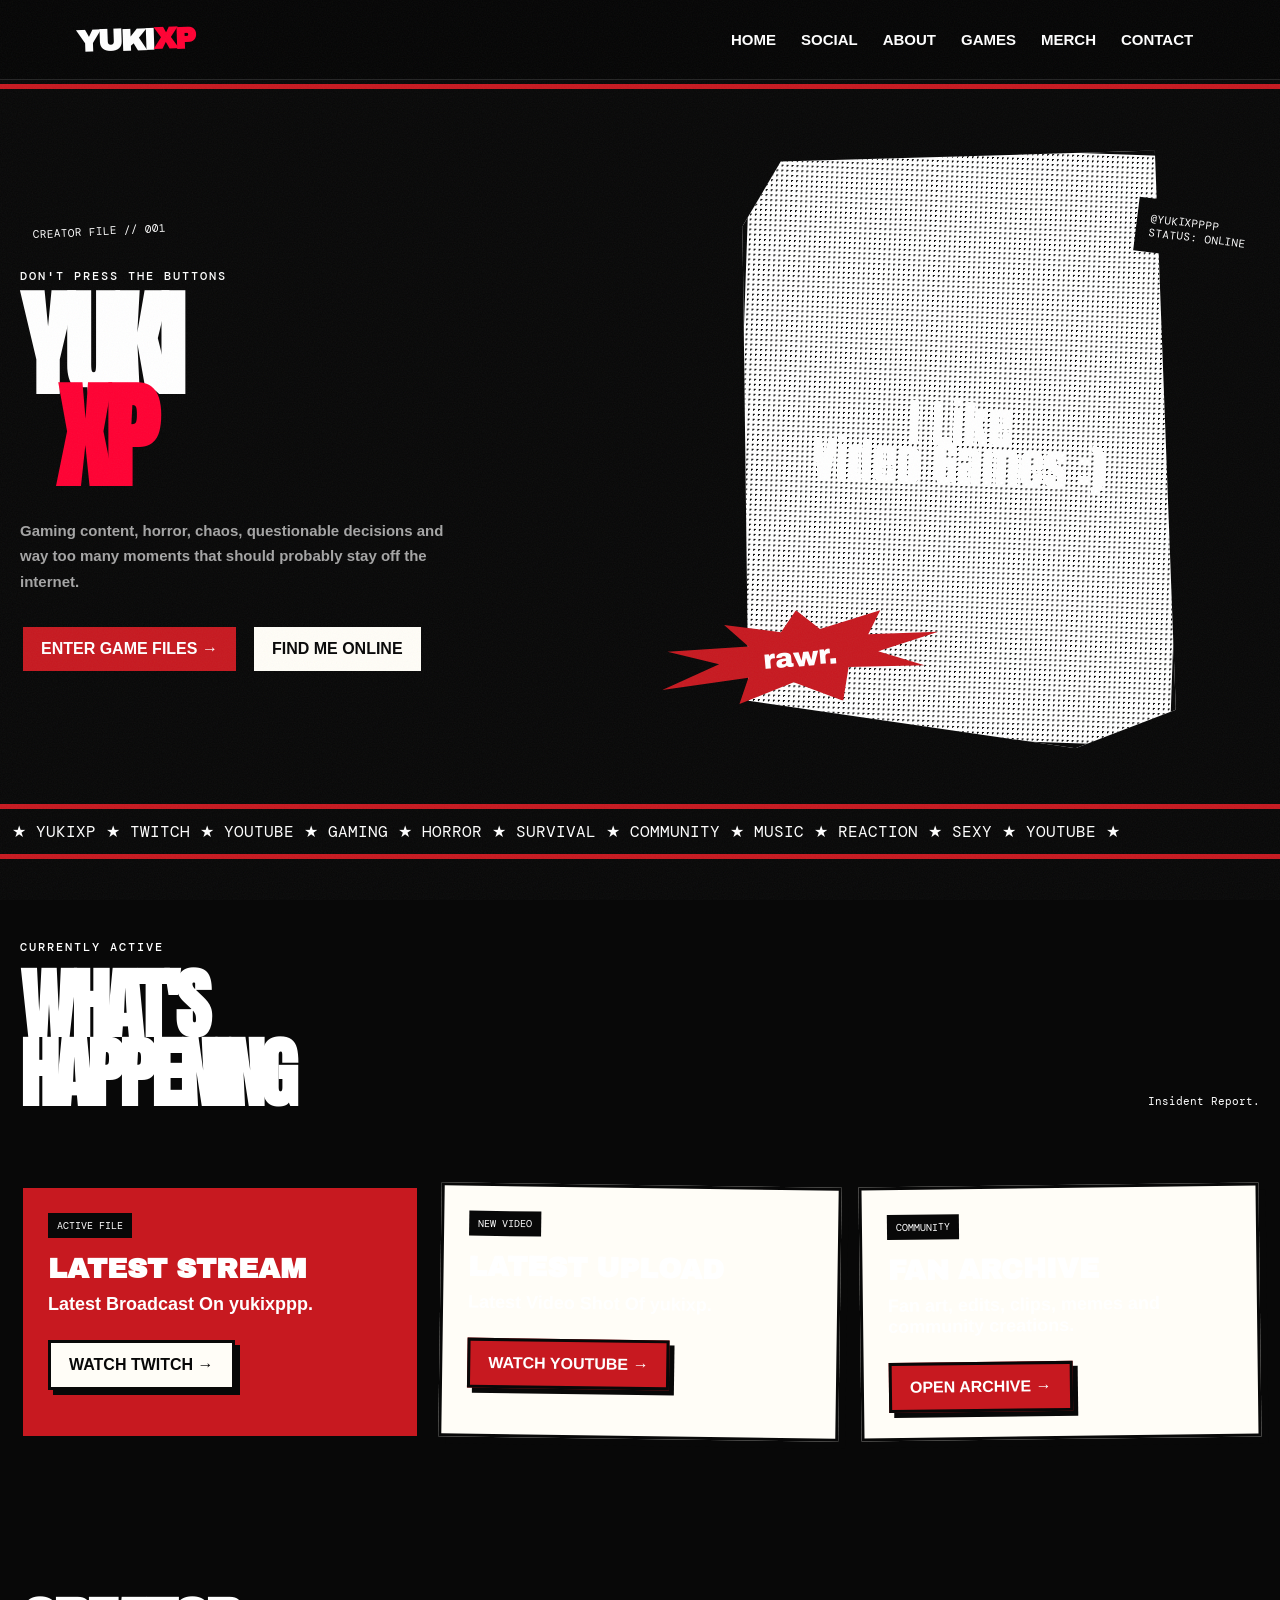
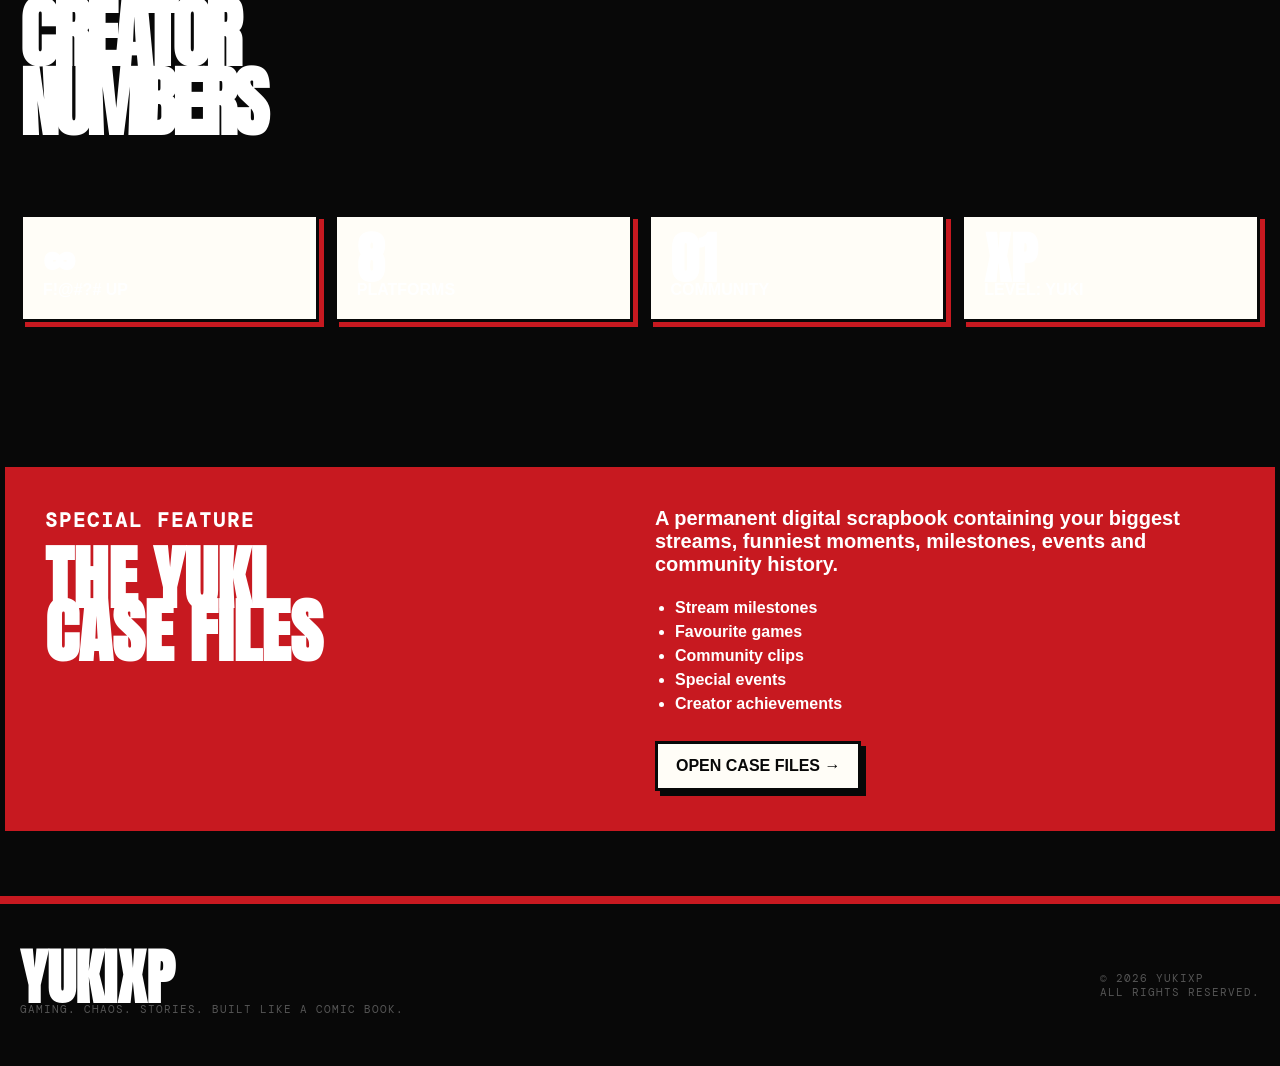
<file: Index.html>
<!DOCTYPE html>
<html lang="en">

<head>
    <meta charset="UTF-8">
    <meta name="viewport" content="width=device-width, initial-scale=1.0">

    <title>YUKIXP // Gaming Creator</title>

    <meta name="description"
        content="YUKIXP - gaming creator, streamer and community hub.">

    <link rel="stylesheet" href="style.css">

    <!-- Google Fonts -->
    <link
        href="https://fonts.googleapis.com/css2?family=Anton&family=Archivo+Black&family=Barlow+Condensed:wght@400;500;600;700;800;900&family=DM+Mono:wght@400;500&display=swap"
        rel="stylesheet">
</head>

<body>

    <!-- ================= HEADER ================= -->

    <header class="header">

        <nav class="navbar">

            <a href="index.html" class="logo">
                YUKI<span>XP</span>
            </a>

            <button class="menu-button">
                MENU ☰
            </button>

            <div class="nav-links">

                <a href="index.html">HOME</a>
                <a href="social.html">SOCIAL</a>
                <a href="about.html">ABOUT</a>
                <a href="games.html">GAMES</a>
               
                <a href="merch.html">MERCH</a>
                <a href="contact.html">CONTACT</a>

            </div>

        </nav>

    </header>


    <!-- ================= HERO ================= -->

    <main>

        <section class="hero">

            <div class="hero-text">

                <div class="stamp">
                    CREATOR FILE // 001
                </div>

                <p class="eyebrow">
                    DON'T PRESS THE BUTTONS
                </p>

                <h1>
                    YUKI
                    <span>XP</span>
                </h1>

                <p class="hero-description">
                    Gaming content, horror, chaos, questionable decisions
                    and way too many moments that should probably stay
                    off the internet.
                </p>

                <div class="button-row">

                    <a href="games.html" class="button">
                        ENTER GAME FILES →
                    </a>

                    <a href="social.html" class="button button-white">
                        FIND ME ONLINE
                    </a>

                </div>

            </div>


            <!-- COMIC STYLE IMAGE AREA -->
 <div class="hero-art">

                <div class="comic-frame">

                    <!-- Replace this with your own image later -->
                    <div class="image-placeholder">
                        <span>I Like </br>Video Games :)</span>
                    </div>

                </div>

                <div class="comic-burst">
                    rawr.<br>
                    
                </div>

                <div class="comic-label">
                    @YUKIXPPPP<br>
                    STATUS: ONLINE
                </div>

            </div>

        </section>


        <!-- ================= TICKER ================= -->

        <div class="ticker">

            <div class="ticker-track">

                ★ YUKIXP ★ TWITCH ★ YOUTUBE ★ GAMING ★
                HORROR ★ SURVIVAL ★ COMMUNITY ★
                MUSIC ★ REACTION ★ SEXY ★ YOUTUBE ★

            </div>

        </div>


        <!-- ================= FEATURED ================= -->

        <section class="section">

            <div class="section-heading">

                <div>
                    <p class="eyebrow">
                        CURRENTLY ACTIVE
                    </p>

                    <h2>
                        WHAT'S<br>
                        HAPPENING
                    </h2>
                </div>

                <p>
                    Insident Report.
                </p>

            </div>


            <div class="card-grid">

                <article class="card red-card">

                    <span class="card-tag">
                        ACTIVE FILE
                    </span>

                    <h3>
                        LATEST STREAM
                    </h3>

                    <p>
                        Latest Broadcast On yukixppp.
                    </p>

                    <a href="https://www.twitch.tv/yukixppp"
                       target="_blank"
                       class="button button-white">

                        WATCH TWITCH →

                    </a>

                </article>


                <article class="card">

                    <span class="card-tag">
                        NEW VIDEO
                    </span>

                    <h3>
                        LATEST UPLOAD
                    </h3>

                    <p>
                        Latest Video Shot Of yukixp.
                    </p>

                    <a href="https://www.youtube.com/channel/UCI0ijxJAKXqEPcFA7U3Kh6g"
                       target="_blank"
                       class="button">

                        WATCH YOUTUBE →

                    </a>

                </article>


                <article class="card">

                    <span class="card-tag">
                        COMMUNITY
                    </span>

                    <h3>
                        FAN ARCHIVE
                    </h3>

                    <p>
                        Fan art, edits, clips, memes and
                        community creations.
                    </p>

                    <a href="fans.html"
                       class="button">

                        OPEN ARCHIVE →

                    </a>

                </article>

            </div>

        </section>


        <!-- ================= STATS ================= -->

        <section class="section">

            <div class="section-heading">

                <h2>
                    CREATOR<br>
                    NUMBERS
                </h2>

            </div>

            <div class="stats">

                <div class="stat">
                    <strong>∞</strong>
                    <span>F!@#?# UP</span>
                </div>

                <div class="stat">
                    <strong>8</strong>
                    <span>PLATFORMS</span>
                </div>

                <div class="stat">
                    <strong>01</strong>
                    <span>COMMUNITY</span>
                </div>

                <div class="stat">
                    <strong>XP</strong>
                    <span>LEVEL: YUKI</span>
                </div>

            </div>

        </section>


        <!-- ================= CASE FILE ================= -->

        <section class="case-file">

            <div>

                <p class="eyebrow">
                    SPECIAL FEATURE
                </p>

                <h2>
                    THE YUKI<br>
                    CASE FILES
                </h2>

            </div>

            <div>

                <p>
                    A permanent digital scrapbook containing
                    your biggest streams, funniest moments,
                    milestones, events and community history.
                </p>

                <ul>
                    <li>Stream milestones</li>
                    <li>Favourite games</li>
                    <li>Community clips</li>
                    <li>Special events</li>
                    <li>Creator achievements</li>
                </ul>

                <a href="about.html"
                   class="button button-white">

                    OPEN CASE FILES →

                </a>

            </div>

        </section>

    </main>


    <!-- ================= FOOTER ================= -->

    <footer class="footer">

        <div>

            <h2>
                YUKIXP
            </h2>

            <p>
                GAMING. CHAOS. STORIES.
                BUILT LIKE A COMIC BOOK.
            </p>

        </div>

        <div>

            <p>
                © 2026 YUKIXP
            </p>

            <p>
                ALL RIGHTS RESERVED.
            </p>

        </div>

    </footer>


    <script src="script.js"></script>

</body>
</html>
</file>
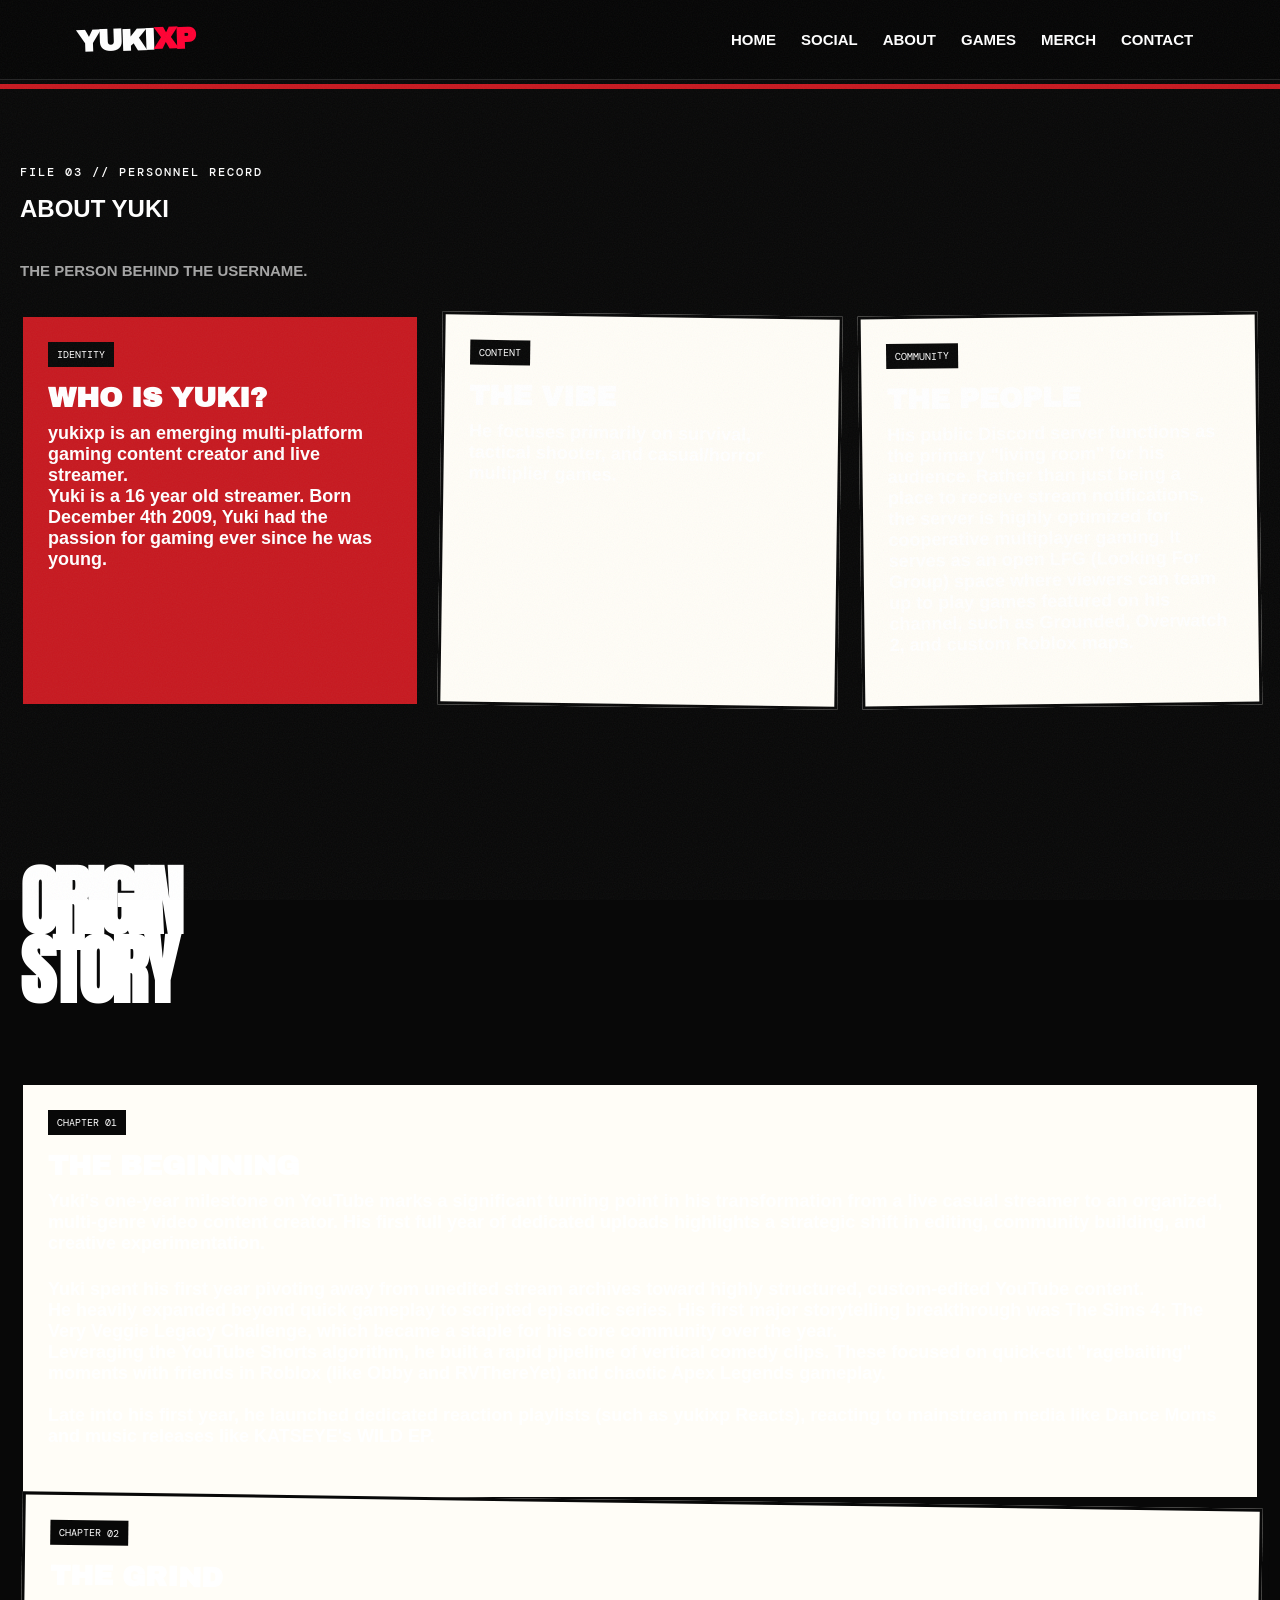
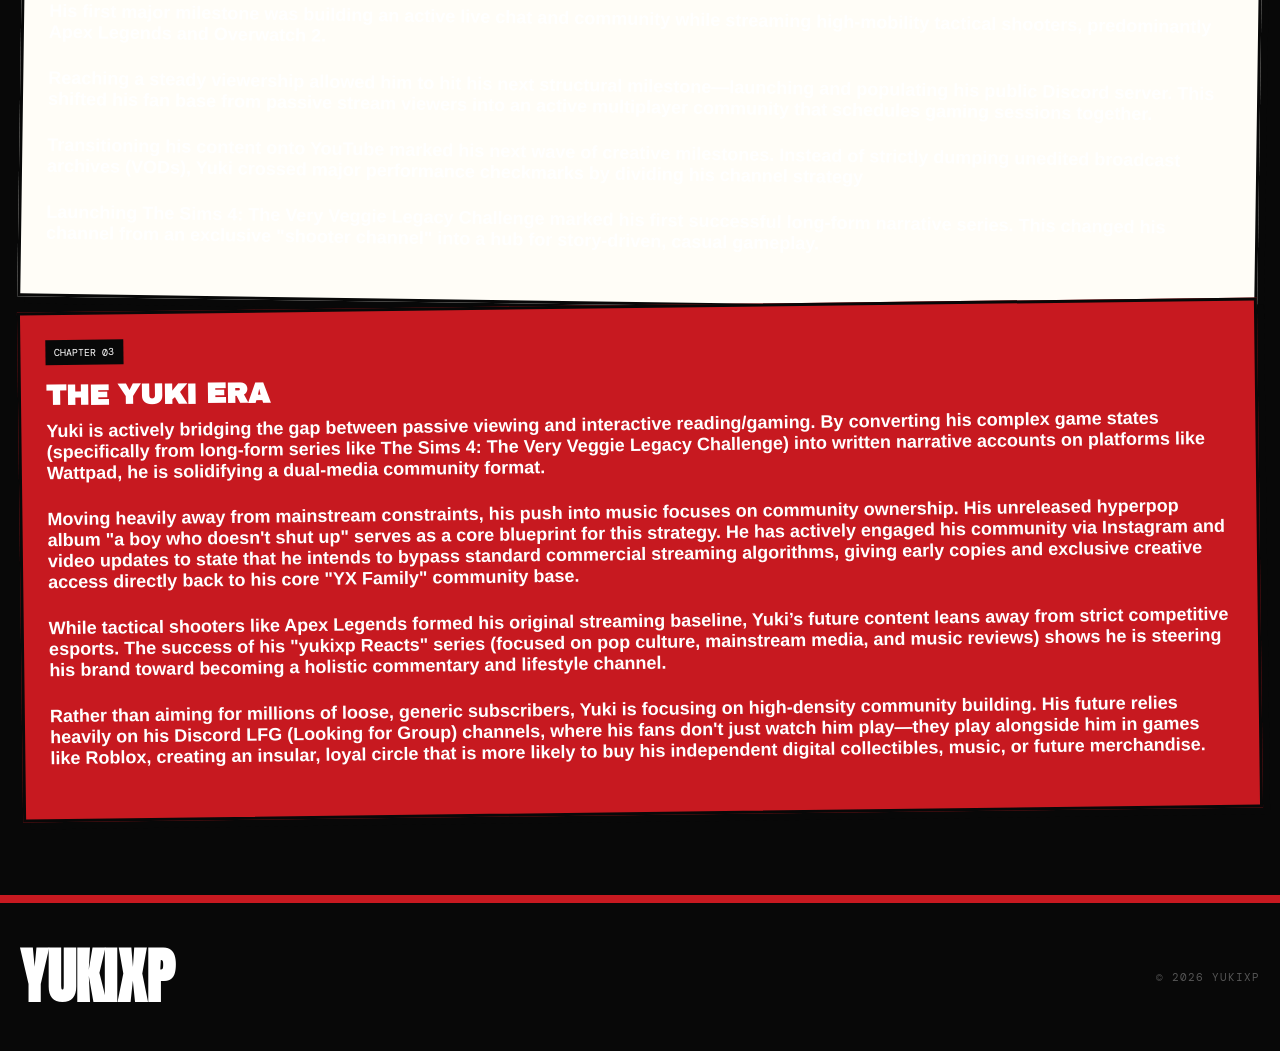
<file: about.html>
<!DOCTYPE html>
<html lang="en">

<head>

<meta charset="UTF-8">

<meta
name="viewport"
content="width=device-width, initial-scale=1.0">

<title>About // YUKIXP</title>

<link rel="stylesheet" href="style.css">

<link
href="https://fonts.googleapis.com/css2?family=Anton&family=Archivo+Black&family=Barlow+Condensed:wght@400;500;600;700;800;900&family=DM+Mono:wght@400;500&display=swap"
rel="stylesheet">

</head>

<body>


<header class="header">

<nav class="navbar">

<a href="index.html" class="logo">
YUKI<span>XP</span>
</a>

<button class="menu-button">
MENU ☰
</button>

<div class="nav-links">

<a href="index.html">HOME</a>
<a href="social.html">SOCIAL</a>
<a href="about.html">ABOUT</a>
<a href="games.html">GAMES</a>

<a href="merch.html">MERCH</a>
<a href="contact.html">CONTACT</a>

</div>

</nav>

</header>


<main>

<section class="section">

<p class="eyebrow">
FILE 03 // PERSONNEL RECORD
</p>

<h1 class="hero-title">
ABOUT
<span>YUKI</span>
</h1>

<p class="hero-description">
THE PERSON BEHIND THE USERNAME.
</p>


<div class="card-grid">


<div class="card red-card">

<span class="card-tag">
IDENTITY
</span>

<h3>
WHO IS YUKI?
</h3>

<p>
yukixp is an emerging multi-platform gaming content creator and live streamer.
</br>Yuki is a 16 year old streamer. Born December 4th 2009, Yuki had the passion for gaming ever since he was young.</br>
</p>

</div>


<div class="card">

<span class="card-tag">
CONTENT
</span>

<h3>
THE VIBE
</h3>

<p>
He focuses primarily on survival, tactical shooter, and casual/horror multiplier games.
</p>

</div>


<div class="card">

<span class="card-tag">
COMMUNITY
</span>

<h3>
THE PEOPLE
</h3>

<p>
His public Discord server functions as the primary "living room" for his audience. Rather than just being a place to receive stream notifications, the server is highly optimized for cooperative multiplayer gaming. It serves as an open LFG (Looking For Group) space where viewers can team up to play games featured on his channel, such as Grounded, Overwatch 2, and custom Roblox maps.
</p>

</div>


</div>

</section>


<section class="section">

<div class="section-heading">

<h2>
ORIGIN<br>
STORY
</h2>

</div>


<div class="timeline">


<div class="card">

<span class="card-tag">
CHAPTER 01
</span>

<h3>
THE BEGINNING
</h3>

<p>
Yuki's one-year milestone on YouTube marks a significant turning point in his transformation from a live casual streamer to an organized, multi-genre video content creator. His first full year of dedicated uploads highlights a strategic shift in editing, community building, and creative experimentation.
</p>
<p>Yuki spent his first year pivoting away from unedited stream archives toward highly structured, custom-edited YouTube content.
</br> He heavily expanded beyond quick gameplay to scripted episodic series. His first major storytelling breakthrough was The Sims 4: The Very Veggie Legacy Challenge, which became a staple for his core community over the year.
</br> Leveraging the YouTube Shorts algorithm, he built a rapid pipeline of vertical comedy clips. These focused on quick-cut "ragebaiting" moments with friends in Roblox (like Obby and RVThereYet) and chaotic Apex Legends gameplay.</br>
</br>Late into his first year, he launched dedicated reaction playlists (such as yukixp Reacts), reacting to mainstream media like Dance Moms and music releases like KATSEYE's WILD EP.
</br>
</p>

</div>


<div class="card">

<span class="card-tag">
CHAPTER 02
</span>

<h3>
THE GRIND
</h3>

<p>
His first major milestone was building an active live chat and community while streaming high-mobility tactical shooters, predominantly Apex Legends and Overwatch 2.
</p>
<p>Reaching a steady viewership allowed him to hit his next structural milestone—launching and populating his public Discord server. This shifted his fan base from passive stream viewers into an active multiplayer community that schedules gaming sessions together.</p>
<p>Transitioning his content onto YouTube marked his next wave of creative milestones. Instead of strictly dumping unedited broadcast archives (VODs), Yuki crossed major performance checkmarks by dividing his channel strategy</p>
<p>Launching The Sims 4: The Very Veggie Legacy Challenge marked his first successful long-form narrative series. This changed his channel from an exclusive "shooter channel" into a hub for story-driven, casual gameplay.</p>
</div>


<div class="card red-card">

<span class="card-tag">
CHAPTER 03
</span>

<h3>
THE YUKI ERA
</h3>

<p>
Yuki is actively bridging the gap between passive viewing and interactive reading/gaming. By converting his complex game states (specifically from long-form series like The Sims 4: The Very Veggie Legacy Challenge) into written narrative accounts on platforms like Wattpad, he is solidifying a dual-media community format.
</p>
<p> Moving heavily away from mainstream constraints, his push into music focuses on community ownership. His unreleased hyperpop album "a boy who doesn't shut up" serves as a core blueprint for this strategy. He has actively engaged his community via Instagram and video updates to state that he intends to bypass standard commercial streaming algorithms, giving early copies and exclusive creative access directly back to his core "YX Family" community base.</p>
<p> While tactical shooters like Apex Legends formed his original streaming baseline, Yuki’s future content leans away from strict competitive esports. The success of his "yukixp Reacts" series (focused on pop culture, mainstream media, and music reviews) shows he is steering his brand toward becoming a holistic commentary and lifestyle channel.</p>
<p>Rather than aiming for millions of loose, generic subscribers, Yuki is focusing on high-density community building. His future relies heavily on his Discord LFG (Looking for Group) channels, where his fans don't just watch him play—they play alongside him in games like Roblox, creating an insular, loyal circle that is more likely to buy his independent digital collectibles, music, or future merchandise.</p>

</div>


</div>

</section>

</main>


<footer class="footer">

<h2>YUKIXP</h2>

<p>
© 2026 YUKIXP
</p>

</footer>


<script src="script.js"></script>

</body>
</html>
</file>
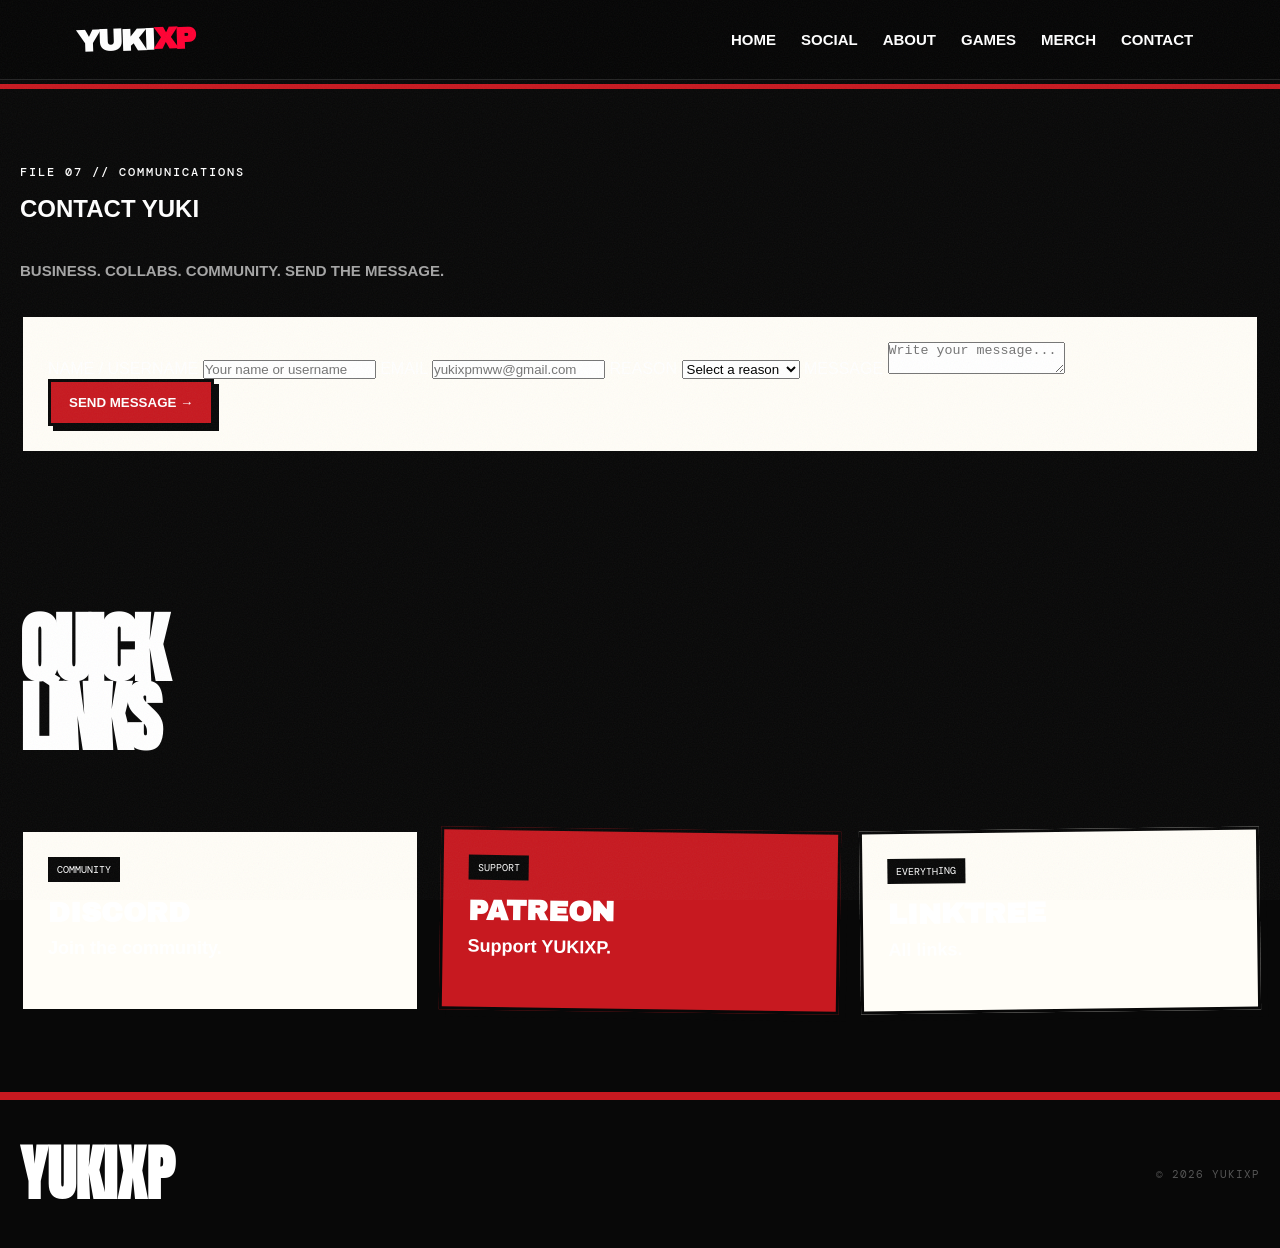
<file: contact.html>
<!DOCTYPE html>
<html lang="en">

<head>

<meta charset="UTF-8">

<meta
name="viewport"
content="width=device-width, initial-scale=1.0">

<title>Contact // YUKIXP</title>

<link rel="stylesheet" href="style.css">

<link
href="https://fonts.googleapis.com/css2?family=Anton&family=Archivo+Black&family=Barlow+Condensed:wght@400;500;600;700;800;900&family=DM+Mono:wght@400;500&display=swap"
rel="stylesheet">

</head>


<body>


<header class="header">

<nav class="navbar">

<a href="index.html" class="logo">
YUKI<span>XP</span>
</a>

<button class="menu-button">
MENU ☰
</button>

<div class="nav-links">

<a href="index.html">HOME</a>
<a href="social.html">SOCIAL</a>
<a href="about.html">ABOUT</a>
<a href="games.html">GAMES</a>
<a href="merch.html">MERCH</a>

<a href="contact.html">CONTACT</a>

</div>

</nav>

</header>


<main>

<section class="section">

<p class="eyebrow">
FILE 07 // COMMUNICATIONS
</p>

<h1 class="hero-title">
CONTACT
<span>YUKI</span>
</h1>

<p class="hero-description">
BUSINESS. COLLABS. COMMUNITY.
SEND THE MESSAGE.
</p>


<form
    class="card"
    action="https://formspree.io/f/xzezdgwl"
    method="POST">

    <label>NAME / USERNAME</label>

    <input
        type="text"
        name="name"
        placeholder="Your name or username"
        required>


    <label>EMAIL</label>

    <input
        type="email"
        name="email"
        placeholder="yukixpmww@gmail.com"
        required>


    <label>REASON</label>

    <select name="reason" required>

        <option value="">
            Select a reason
        </option>

        <option value="Business">
            Business
        </option>

        <option value="Collaboration">
            Collaboration
        </option>

        <option value="Fan Submission">
            Fan Submission
        </option>

        <option value="Other">
            Other
        </option>

    </select>


    <label>MESSAGE</label>

    <textarea
        name="message"
        placeholder="Write your message..."
        required></textarea>


    <button
        class="button"
        type="submit">

        SEND MESSAGE →

    </button>

</form>


</section>


<section class="section">

<div class="section-heading">

<h2>
QUICK<br>
LINKS
</h2>

</div>


<div class="card-grid">


<a
href="https://discord.gg/NE9a6Fnpqs"
target="_blank"
class="card">

<span class="card-tag">
COMMUNITY
</span>

<h3>
DISCORD
</h3>

<p>
Join the community.
</p>

</a>


<a
href="https://www.patreon.com/cw/yukixp"
target="_blank"
class="card red-card">

<span class="card-tag">
SUPPORT
</span>

<h3>
PATREON
</h3>

<p>
Support YUKIXP.
</p>

</a>


<a
href="https://linktr.ee/yukixp"
target="_blank"
class="card">

<span class="card-tag">
EVERYTHING
</span>

<h3>
LINKTREE
</h3>

<p>
All links.
</p>

</a>


</div>

</section>

</main>


<footer class="footer">

<h2>YUKIXP</h2>

<p>
© 2026 YUKIXP
</p>

</footer>


<script src="script.js"></script>

</body>
</html>
</file>
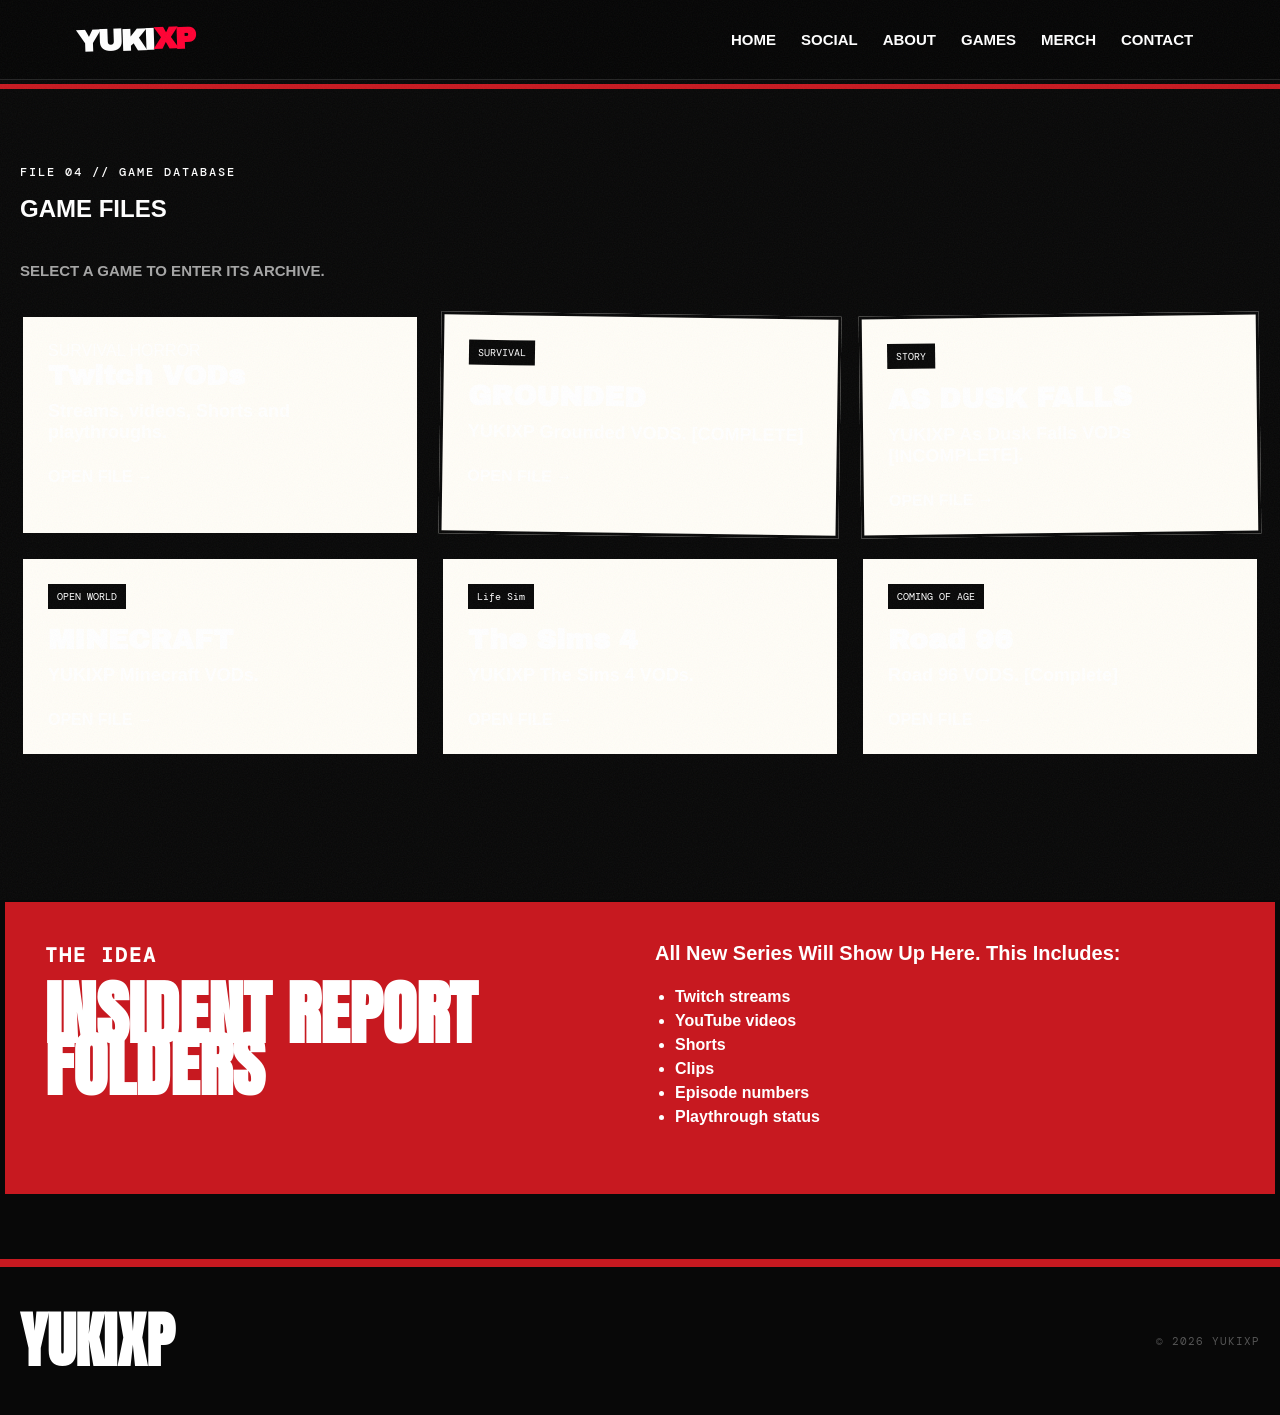
<file: games.html>
<!DOCTYPE html>
<html lang="en">

<head>

<meta charset="UTF-8">

<meta
name="viewport"
content="width=device-width, initial-scale=1.0">

<title>Games // YUKIXP</title>

<link rel="stylesheet" href="style.css">

<link
href="https://fonts.googleapis.com/css2?family=Anton&family=Archivo+Black&family=Barlow+Condensed:wght@400;500;600;700;800;900&family=DM+Mono:wght@400;500&display=swap"
rel="stylesheet">

</head>

<body>


<header class="header">

<nav class="navbar">

<a href="index.html" class="logo">
YUKI<span>XP</span>
</a>

<button class="menu-button">
MENU ☰
</button>

<div class="nav-links">

<a href="index.html">HOME</a>
<a href="social.html">SOCIAL</a>
<a href="about.html">ABOUT</a>
<a href="games.html">GAMES</a>

<a href="merch.html">MERCH</a>
<a href="contact.html">CONTACT</a>

</div>

</nav>

</header>


<main>

<section class="section">

<p class="eyebrow">
FILE 04 // GAME DATABASE
</p>

<h1 class="hero-title">
GAME
<span>FILES</span>
</h1>

<p class="hero-description">
SELECT A GAME TO ENTER ITS ARCHIVE.
</p>


<div class="card-grid">


<a href="https://youtube.com/playlist?list=PLBmuEms_-c4aNubOkKM77ysOUaUBXcTBj&si=SHjW2laIZN6p0OL1" target="_blank" class="card" rel="noopener noreferrer">
SURVIVAL HORROR
</span>

<h3>
Twitch VODs
</h3>

<p>
Streams, videos, Shorts and
playthroughs.
</p>

<strong>
OPEN FILE →
</strong>

</a>


<a href="https://youtube.com/playlist?list=PLBmuEms_-c4YCE223B85E6-6AdQ_pH5wc&si=0QfBDnx_WJC8s_P5" target="_blank" class="card" rel="noopener noreferrer">

<span class="card-tag">
SURVIVAL
</span>

<h3>
GROUNDED
</h3>

<p>
YUKIXP Grounded VODS. [COMPLETE]
</p>

<strong>
OPEN FILE →
</strong>

</a>


<a href="https://youtube.com/playlist?list=PLBmuEms_-c4bp9B_gBlx0LZsPo64iTtUh&si=P9rQPwbudZZfSDdz" target="_blank" class="card" rel="noopener noreferrer">

<span class="card-tag">
STORY
</span>

<h3>
AS DUSK FALLS
</h3>

<p>
YUKIXP As Dusk Falls VODs [INCOMPLETE].
</p>

<strong>
OPEN FILE →
</strong>

</a>


<a href="https://youtube.com/playlist?list=PLBmuEms_-c4bays8sgoBuv6tr6CIyZehV&si=d1ihFwpayHsfaRP6" target="_blank" class="card" rel="noopener noreferrer">
<span class="card-tag">
OPEN WORLD
</span>

<h3>
MINECRAFT
</h3>

<p>
YUKIXP Minecraft VODs.
</p>

<strong>
OPEN FILE →
</strong>

</a>


<a href="https://youtube.com/playlist?list=PLBmuEms_-c4a2KiY8kfXKonkFXmkxiLdc&si=3RFgDLWLkeKFjof8" target="_blank" class="card" rel="noopener noreferrer">

<span class="card-tag">
Life Sim
</span>

<h3>
The Sims 4
</h3>

<p>
YUKIXP The Sims 4 VODs.
</p>

<strong>
OPEN FILE →
</strong>

</a>


<a href="https://youtube.com/playlist?list=PLBmuEms_-c4Z0aluZW-Kql3lfQI_AH2S5&si=tPM5pT59CzGCcNQU" target="_blank" class="card" rel="noopener noreferrer">

<span class="card-tag">
COMING OF AGE
</span>

<h3>
Road 96
</h3>

<p>
Road 96 VODS. [Complete]
</p>

<strong>
OPEN FILE →
</strong>

</a>


</div>

</section>


<section class="case-file">

<div>

<p class="eyebrow">
THE IDEA
</p>

<h2>
INSIDENT REPORT<br>
FOLDERS
</h2>

</div>

<div>

<p>
All New Series Will Show Up Here. This Includes:
</p>

<ul>

<li>Twitch streams</li>
<li>YouTube videos</li>
<li>Shorts</li>
<li>Clips</li>
<li>Episode numbers</li>
<li>Playthrough status</li>

</ul>

</div>

</section>

</main>


<footer class="footer">

<h2>YUKIXP</h2>

<p>
© 2026 YUKIXP
</p>

</footer>


<script src="script.js"></script>

</body>
</html>
</file>
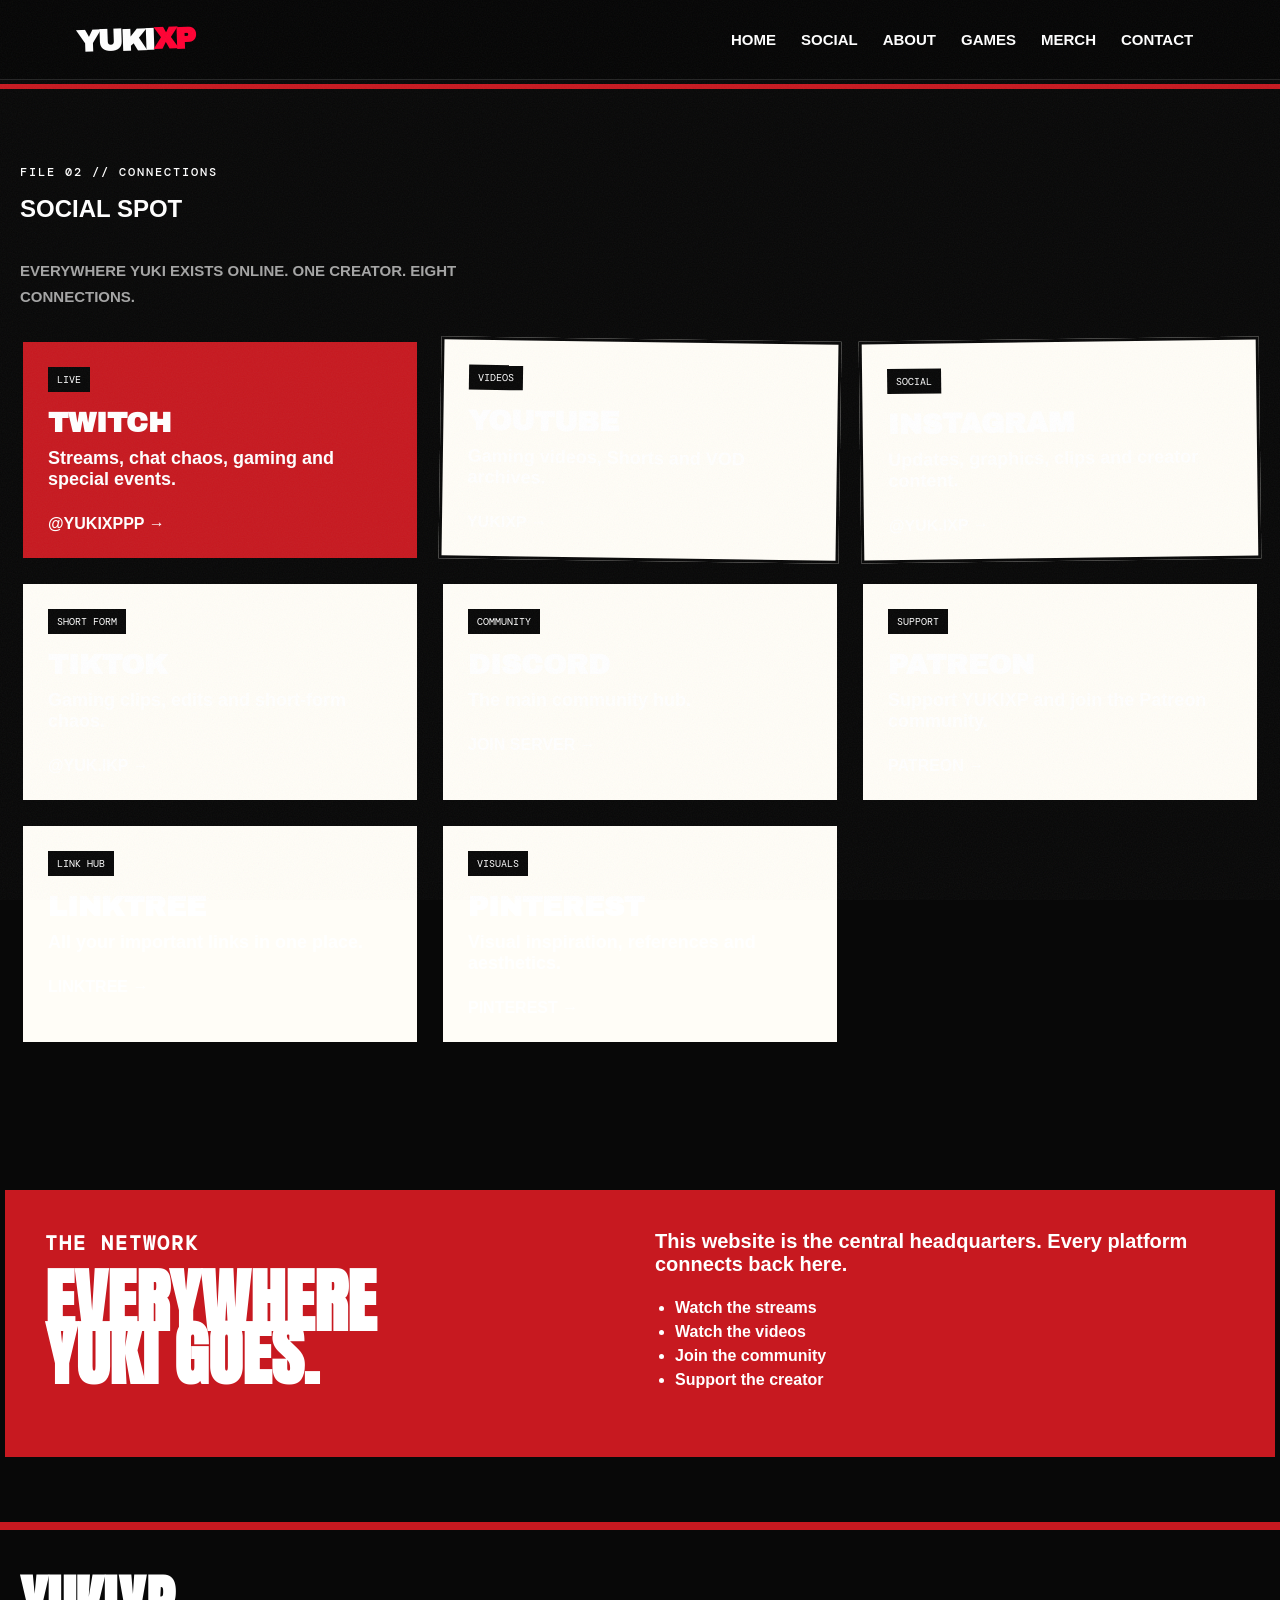
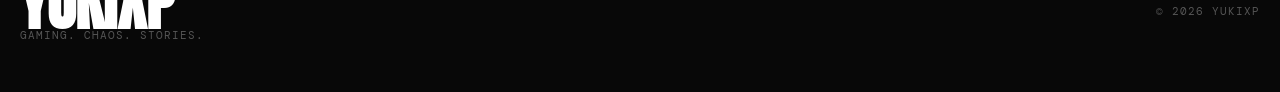
<file: social.html>
<!DOCTYPE html>
<html lang="en">

<head>

    <meta charset="UTF-8">

    <meta
        name="viewport"
        content="width=device-width, initial-scale=1.0">

    <title>Social // YUKIXP</title>

    <link rel="stylesheet" href="style.css">

    <link
        href="https://fonts.googleapis.com/css2?family=Anton&family=Archivo+Black&family=Barlow+Condensed:wght@400;500;600;700;800;900&family=DM+Mono:wght@400;500&display=swap"
        rel="stylesheet">

</head>


<body>


<header class="header">

<nav class="navbar">

<a href="index.html" class="logo">
YUKI<span>XP</span>
</a>

<button class="menu-button">
MENU ☰
</button>

<div class="nav-links">

<a href="index.html">HOME</a>
<a href="social.html">SOCIAL</a>
<a href="about.html">ABOUT</a>
<a href="games.html">GAMES</a>
<a href="merch.html">MERCH</a>

<a href="contact.html">CONTACT</a>

</div>

</nav>

</header>


<main>


<section class="section">

<p class="eyebrow">
FILE 02 // CONNECTIONS
</p>

<h1 class="hero-title">
SOCIAL
<span>SPOT</span>
</h1>

<p class="hero-description">
EVERYWHERE YUKI EXISTS ONLINE.
ONE CREATOR. EIGHT CONNECTIONS.
</p>


<div class="card-grid">


<a
href="https://www.twitch.tv/yukixppp"
target="_blank"
class="card red-card">

<span class="card-tag">
LIVE
</span>

<h3>
TWITCH
</h3>

<p>
Streams, chat chaos, gaming and special events.
</p>

<strong>
@YUKIXPPP →
</strong>

</a>


<a
href="https://www.youtube.com/channel/UCI0ijxJAKXqEPcFA7U3Kh6g"
target="_blank"
class="card">

<span class="card-tag">
VIDEOS
</span>

<h3>
YOUTUBE
</h3>

<p>
Gaming videos, Shorts and VOD archives.
</p>

<strong>
YUKIXP →
</strong>

</a>


<a
href="https://www.instagram.com/yuk.ixp"
target="_blank"
class="card">

<span class="card-tag">
SOCIAL
</span>

<h3>
INSTAGRAM
</h3>

<p>
Updates, graphics, clips and creator content.
</p>

<strong>
@YUK.IXP →
</strong>

</a>


<a
href="https://www.tiktok.com/@yuk.ikp"
target="_blank"
class="card">

<span class="card-tag">
SHORT FORM
</span>

<h3>
TIKTOK
</h3>

<p>
Gaming clips, edits and short-form chaos.
</p>

<strong>
@YUK.IKP →
</strong>

</a>


<a
href="https://discord.gg/NE9a6Fnpqs"
target="_blank"
class="card">

<span class="card-tag">
COMMUNITY
</span>

<h3>
DISCORD
</h3>

<p>
The main community hub.
</p>

<strong>
JOIN SERVER →
</strong>

</a>


<a
href="https://www.patreon.com/cw/yukixp"
target="_blank"
class="card">

<span class="card-tag">
SUPPORT
</span>

<h3>
PATREON
</h3>

<p>
Support YUKIXP and join the Patreon community.
</p>

<strong>
PATREON →
</strong>

</a>


<a
href="https://linktr.ee/yukixp"
target="_blank"
class="card">

<span class="card-tag">
LINK HUB
</span>

<h3>
LINKTREE
</h3>

<p>
All your important links in one place.
</p>

<strong>
LINKTREE →
</strong>

</a>


<a
href="https://pin.it/CcHMFAJOD"
target="_blank"
class="card">

<span class="card-tag">
VISUALS
</span>

<h3>
PINTEREST
</h3>

<p>
Visual inspiration, references and aesthetics.
</p>

<strong>
PINTEREST →
</strong>

</a>


</div>

</section>


<section class="case-file">

<div>

<p class="eyebrow">
THE NETWORK
</p>

<h2>
EVERYWHERE<br>
YUKI GOES.
</h2>

</div>

<div>

<p>
This website is the central headquarters.
Every platform connects back here.
</p>

<ul>

<li>Watch the streams</li>
<li>Watch the videos</li>
<li>Join the community</li>
<li>Support the creator</li>

</ul>

</div>

</section>


</main>


<footer class="footer">

<div>

<h2>YUKIXP</h2>

<p>
GAMING. CHAOS. STORIES.
</p>

</div>

<div>

<p>
© 2026 YUKIXP
</p>

</div>

</footer>


<script src="script.js"></script>

</body>
</html>
</file>
<file: style.css>
/* =====================================================
   YUKIXP WEBSITE
   BLACK / WHITE / RED COMIC STREET STYLE
===================================================== */


/* ================= VARIABLES ================= */

:root {

    --black: #080808;
    --red: #c71920;
    --dark-red: #8d1015;

    --paper: #eeeae0;
    --white: #fffdf7;

    --grey: #bcb8ad;

    --max-width: 1300px;

}


/* ================= RESET ================= */

* {
    box-sizing: border-box;
    margin: 0;
    padding: 0;
}

html {
    scroll-behavior: smooth;
}

body {

    background:
        radial-gradient(
            #111 0.7px,
            transparent 0.7px
        ) 0 0 / 6px 6px,
        var(--paper);

    color: var(--black);

    font-family:
        "Barlow Condensed",
        Arial,
        sans-serif;

    overflow-x: hidden;
}


/* Paper noise */

body::before {

    content: "";

    position: fixed;

    inset: 0;

    pointer-events: none;

    opacity: 0.05;

    background-image:
        url("data:image/svg+xml,%3Csvg xmlns='http://www.w3.org/2000/svg' width='160' height='160'%3E%3Cfilter id='noise'%3E%3CfeTurbulence type='fractalNoise' baseFrequency='.8' numOctaves='4' stitchTiles='stitch'/%3E%3C/filter%3E%3Crect width='100%25' height='100%25' filter='url(%23noise)'/%3E%3C/svg%3E");

    z-index: 9999;

}


/* ================= LINKS ================= */

a {

    color: inherit;

    text-decoration: none;

}


/* ================= HEADER ================= */

.header {

    position: sticky;

    top: 0;

    z-index: 1000;

    background: var(--paper);

    border-bottom: 4px solid var(--black);

    box-shadow:
        0 5px 0 var(--red);

}


.navbar {

    max-width: var(--max-width);

    margin: auto;

    padding: 14px 20px;

    display: flex;

    align-items: center;

    justify-content: space-between;

    gap: 20px;

}


/* Logo */

.logo {

    font-family: "Archivo Black";

    font-size: 32px;

    letter-spacing: -3px;

    transform: rotate(-2deg);

}

.logo span {

    color: var(--red);

}


/* Navigation */

.nav-links {

    display: flex;

    gap: 5px;

    flex-wrap: wrap;

}

.nav-links a {

    padding: 8px 10px;

    font-weight: 900;

    font-size: 15px;

    text-transform: uppercase;

    transition: .15s;

}

.nav-links a:hover {

    background: var(--red);

    color: white;

    transform: rotate(-2deg);

}


/* Mobile menu */

.menu-button {

    display: none;

    background: var(--black);

    color: black;

    border: 0;

    padding: 10px;

    font-weight: 900;

}


/* ================= HERO ================= */

.hero {

    max-width: var(--max-width);

    margin: auto;

    min-height: 680px;

    padding: 60px 20px;

    display: grid;

    grid-template-columns: 1fr 1fr;

    gap: 40px;

    align-items: center;

}


/* Small text */

.eyebrow {

    font-family: "DM Mono", monospace;

    font-size: 12px;

    letter-spacing: 2px;

    font-weight: 500;

    margin-bottom: 15px;

}


/* Stamp */

.stamp {

    display: inline-block;

    background: var(--black);

    color: white;

    padding: 10px 13px;

    font-family: "DM Mono";

    font-size: 11px;

    transform: rotate(-3deg);

    margin-bottom: 20px;

}


/* Main title */

.hero h1 {

    font-family: "Anton";

    font-size: clamp(
        90px,
        14vw,
        190px
    );

    line-height: .72;

    letter-spacing: -6px;

}

.hero h1 span {

    display: block;

    color: var(--red);

    text-shadow:
        5px 5px 0 var(--black);

}


.hero-description {

    max-width: 600px;

    margin-top: 35px;

    margin-bottom: 30px;

    font-size: 23px;

    line-height: 1;

    font-weight: 700;

}


/* ================= BUTTONS ================= */

.button-row {

    display: flex;

    flex-wrap: wrap;

    gap: 12px;

}


.button {

    display: inline-flex;

    align-items: center;

    justify-content: center;

    background: var(--red);

    color: white;

    border: 3px solid var(--black);

    padding: 13px 18px;

    font-weight: 900;

    text-transform: uppercase;

    box-shadow: 5px 5px 0 var(--black);

    transition: .15s;

}

.button:hover {

    transform:
        translate(3px, 3px);

    box-shadow:
        2px 2px 0 var(--black);

}

.button-white {

    background: var(--white);

    color: var(--black);

}


/* ================= COMIC ART ================= */

.hero-art {

    min-height: 540px;

    position: relative;

    display: flex;

    justify-content: center;

    align-items: center;

}


.comic-frame {

    width: 75%;

    aspect-ratio: 3 / 4;

    border: 5px solid var(--black);

    background: white;

    box-shadow:
        18px 18px 0 var(--black);

    transform: rotate(2deg);

    clip-path:
        polygon(
            8% 4%,
            91% 0,
            100% 93%,
            78% 100%,
            5% 94%,
            0 15%
        );

    overflow: hidden;

}


/* Replace this with your image */

.image-placeholder {

    width: 100%;

    height: 100%;

    display: flex;

    align-items: center;

    justify-content: center;

    text-align: center;

    font-family: "Anton";

    font-size: 50px;

    line-height: .8;

    background:
        radial-gradient(
            #000 1px,
            transparent 1px
        ) 0 0 / 5px 5px;

    filter:
        grayscale(1)
        contrast(1.5);

}


/* Comic burst */

.comic-burst {

    position: absolute;

    left: 0;

    bottom: 40px;

    width: 280px;

    padding: 35px;

    background: var(--red);

    font-family: "Archivo Black";

    font-size: 27px;

    line-height: .9;

    text-align: center;

    clip-path:
        polygon(
            50% 0,
            58% 22%,
            80% 8%,
            75% 32%,
            100% 36%,
            78% 51%,
            94% 70%,
            67% 65%,
            64% 100%,
            47% 76%,
            27% 94%,
            31% 67%,
            0 72%,
            21% 50%,
            3% 32%,
            32% 34%,
            24% 9%,
            44% 22%
        );

    transform: rotate(-5deg);

}


.comic-label {

    position: absolute;

    right: 0;

    top: 60px;

    background: var(--black);

    color: white;

    padding: 13px;

    font-family: "DM Mono";

    font-size: 11px;

    transform: rotate(7deg);

}


/* ================= TICKER ================= */

.ticker {

    overflow: hidden;

    background: var(--black);

    color: white;

    border-block: 5px solid var(--red);

}


.ticker-track {

    white-space: nowrap;

    padding: 12px;

    font-family: "DM Mono";

    animation:
        ticker 20s linear infinite;

}


@keyframes ticker {

    from {
        transform: translateX(0);
    }

    to {
        transform: translateX(-50%);
    }

}


/* ================= SECTIONS ================= */

.section {

    max-width: var(--max-width);

    margin: auto;

    padding: 80px 20px;

}


.section-heading {

    display: flex;

    justify-content: space-between;

    align-items: end;

    gap: 30px;

    border-bottom: 5px solid var(--black);

    padding-bottom: 12px;

    margin-bottom: 30px;

}


.section-heading h2 {

    font-family: "Anton";

    font-size: 60px;

    line-height: .8;

}


.section-heading > p {

    max-width: 430px;

    font-family: "DM Mono";

    font-size: 11px;

}


/* ================= CARDS ================= */

.card-grid {

    display: grid;

    grid-template-columns:
        repeat(3, 1fr);

    gap: 20px;

}


.card {

    padding: 25px;

    background: var(--white);

    border: 3px solid var(--black);

    box-shadow:
        7px 7px 0 var(--black);

}


.card:nth-child(2) {

    transform: rotate(.8deg);

}


.card:nth-child(3) {

    transform: rotate(-.7deg);

}


.red-card {

    background: var(--red);

    color: white;

}


.card-tag {

    display: inline-block;

    background: var(--black);

    color: white;

    padding: 6px 9px;

    font-family: "DM Mono";

    font-size: 10px;

    margin-bottom: 15px;

}


.card h3 {

    font-family: "Archivo Black";

    font-size: 28px;

    margin-bottom: 10px;

}


.card p {

    font-size: 18px;

    font-weight: 600;

    margin-bottom: 25px;

}


/* ================= STATS ================= */

.stats {

    display: grid;

    grid-template-columns:
        repeat(4, 1fr);

    gap: 15px;

}


.stat {

    background: var(--white);

    border: 3px solid var(--black);

    padding: 20px;

    box-shadow:
        5px 5px 0 var(--red);

}


.stat strong {

    display: block;

    font-family: "Anton";

    font-size: 55px;

    line-height: .8;

}


.stat span {

    font-weight: 900;

    text-transform: uppercase;

}


/* ================= CASE FILE ================= */

.case-file {

    max-width: var(--max-width);

    margin: 60px auto;

    padding: 40px;

    background: var(--red);

    color: white;

    border: 5px solid var(--black);

    box-shadow:
        10px 10px 0 var(--black);

    display: grid;

    grid-template-columns: 1fr 1fr;

    gap: 30px;

}


.case-file h2 {

    font-family: "Anton";

    font-size: 70px;

    line-height: .75;

}


.case-file p {

    font-size: 20px;

    font-weight: 700;

    margin-bottom: 20px;

}


.case-file ul {

    margin-left: 20px;

    margin-bottom: 25px;

    font-weight: 800;

    line-height: 1.5;

}


/* ================= FOOTER ================= */

.footer {

    background: var(--black);

    color: white;

    border-top: 8px solid var(--red);

    padding: 50px 20px;

    display: flex;

    justify-content: space-between;

    gap: 30px;

}


.footer h2 {

    font-family: "Anton";

    font-size: 60px;

    line-height: .8;

}


.footer p {

    font-family: "DM Mono";

    font-size: 11px;

}


/* ================= MOBILE ================= */

@media(max-width: 900px) {

    .nav-links {

        display: none;

        position: absolute;

        top: 65px;

        left: 0;

        right: 0;

        background: var(--paper);

        padding: 15px;

        border-bottom: 4px solid var(--black);

        flex-direction: column;

    }

    .nav-links.open {
        display: flex;
    }

    .menu-button {
        display: block;
    }

    .hero {
        grid-template-columns: 1fr;
    }

    .card-grid {
        grid-template-columns:
            1fr 1fr;
    }

    .stats {
        grid-template-columns:
            1fr 1fr;
    }

}


@media(max-width: 600px) {

    .hero {
        padding-top: 40px;
    }

    .hero h1 {
        font-size: 85px;
    }

    .hero-art {
        min-height: 400px;
    }

    .comic-frame {
        width: 80%;
    }

    .comic-burst {
        width: 220px;
        font-size: 21px;
    }

    .card-grid,
    .stats {
        grid-template-columns: 1fr;
    }

    .section-heading {
        display: block;
    }

    .section-heading > p {
        margin-top: 15px;
    }

    .case-file {
        margin: 30px 15px;
        grid-template-columns: 1fr;
    }

    .case-file h2 {
        font-size: 55px;
    }

    .footer {
        flex-direction: column;
    }

}

* {
    margin: 0;
    padding: 0;
    box-sizing: border-box;
}

html {
    scroll-behavior: smooth;
}

body {
    background: #080808;
    color: #ffffff;
    font-family: Arial, Helvetica, sans-serif;
    overflow-x: hidden;
}


/* =========================
   NAVIGATION
========================= */

.navbar {
    height: 80px;
    width: 100%;

    display: flex;
    align-items: center;
    justify-content: space-between;

    padding: 0 6%;

    background: #050505;
    border-bottom: 1px solid #242424;

    position: sticky;
    top: 0;
    z-index: 1000;
}

.logo {
    font-size: 30px;
    font-weight: 900;
    letter-spacing: -2px;
}

.logo span {
    color: #ff0033;
}

.navbar nav {
    display: flex;
    gap: 28px;
}

.navbar nav a {
    color: #ffffff;
    text-decoration: none;

    font-size: 12px;
    font-weight: 800;
    letter-spacing: 1px;

    transition: 0.3s ease;
}

.navbar nav a:hover,
.navbar nav a.active {
    color: #ff0033;
}

.navbar nav a.active::after {
    content: "";

    position: absolute;

    width: 100%;
    height: 2px;

    background: #ff0033;

    left: 0;
    bottom: -8px;
}


/* =========================
   HERO
========================= */

.merch-hero {
    min-height: 480px;

    display: flex;
    align-items: center;

    padding: 80px 8%;

    background:
        linear-gradient(
            90deg,
            rgba(0,0,0,0.98),
            rgba(0,0,0,0.75),
            rgba(0,0,0,0.98)
        ),
        repeating-linear-gradient(
            -45deg,
            #0b0b0b 0px,
            #0b0b0b 2px,
            #080808 2px,
            #080808 8px
        );

    border-bottom: 1px solid #222;
}

.hero-text {
    max-width: 700px;
}

.small-title {
    color: #ff0033;

    font-size: 13px;
    font-weight: 900;

    letter-spacing: 5px;

    margin-bottom: 15px;
}

.hero-text h1 {
    font-size: clamp(60px, 9vw, 130px);

    line-height: 0.8;

    font-weight: 1000;

    letter-spacing: -7px;
}

.hero-text h1 span {
    display: block;

    color: #ff0033;

    margin-left: 35px;
}

.hero-description {
    max-width: 450px;

    margin-top: 35px;

    color: #a5a5a5;

    line-height: 1.7;

    font-size: 15px;
}


/* =========================
   BUTTONS
========================= */

.shop-button {
    display: inline-flex;
    align-items: center;
    gap: 25px;

    margin-top: 30px;

    padding: 17px 28px;

    background: #ff0033;
    color: #ffffff;

    text-decoration: none;

    font-size: 12px;
    font-weight: 900;

    letter-spacing: 1.5px;

    transition: 0.25s ease;

    border: 1px solid #ff0033;
}

.shop-button span {
    font-size: 18px;
}

.shop-button:hover {
    background: transparent;

    color: #ff0033;

    transform: translateY(-3px);
}

.shop-button.large {
    padding: 20px 35px;
    font-size: 13px;
}


/* =========================
   MAIN
========================= */

.merch-container {
    width: min(1400px, 88%);

    margin: auto;

    padding: 100px 0;
}


/* =========================
   SECTION HEADING
========================= */

.section-heading {
    display: flex;

    justify-content: space-between;
    align-items: end;

    gap: 50px;

    margin-bottom: 60px;
}

.section-label {
    color: #ff0033;

    font-size: 11px;
    font-weight: 900;

    letter-spacing: 4px;

    margin-bottom: 12px;
}

.section-heading h2 {
    font-size: clamp(45px, 6vw, 85px);

    line-height: 0.9;

    letter-spacing: -4px;
}

.section-heading h2 span {
    color: #ff0033;
}

.collection-info {
    max-width: 350px;

    color: #888;

    font-size: 14px;

    line-height: 1.7;
}


/* =========================
   MERCH GRID
========================= */

.merch-grid {
    display: grid;

    grid-template-columns: repeat(3, 1fr);

    gap: 35px;
}


/* =========================
   PRODUCT IMAGE
========================= */

.merch-item {
    min-width: 0;
}

.product-image {
    position: relative;

    aspect-ratio: 1 / 1;

    overflow: hidden;

    background: #111;

    border: 1px solid #242424;

    cursor: default;
}

.product-image img {
    width: 100%;
    height: 100%;

    object-fit: cover;

    display: block;

    transition: transform 0.5s ease;
}

.product-image:hover img {
    transform: scale(1.04);
}


/* =========================
   IMAGE NUMBER
========================= */

.image-number {
    position: absolute;

    top: 15px;
    left: 15px;

    background: #080808;

    color: #ffffff;

    padding: 7px 10px;

    font-size: 10px;
    font-weight: 900;

    letter-spacing: 1px;

    border-left: 3px solid #ff0033;
}


/* =========================
   PRODUCT INFO
========================= */

.product-info {
    padding: 18px 0;

    border-bottom: 1px solid #292929;
}

.product-info h3 {
    font-size: 13px;

    letter-spacing: 1.5px;

    font-weight: 900;
}

.product-info p {
    color: #777;

    font-size: 12px;

    margin-top: 7px;
}


/* =========================
   BOTTOM SHOP
========================= */

.shop-bottom {
    margin-top: 120px;

    padding: 80px 20px;

    text-align: center;

    background:
        linear-gradient(
            rgba(255,0,51,0.07),
            rgba(255,0,51,0.02)
        );

    border-top: 1px solid #252525;
    border-bottom: 1px solid #252525;
}

.shop-bottom p {
    color: #777;

    font-size: 11px;
    font-weight: 900;

    letter-spacing: 4px;
}


/* =========================
   FOOTER
========================= */

footer {
    padding: 50px 8%;

    display: flex;

    align-items: center;
    justify-content: space-between;

    background: #050505;

    border-top: 1px solid #222;
}

.footer-logo {
    font-size: 25px;

    font-weight: 900;

    letter-spacing: -1px;
}

.footer-logo span {
    color: #ff0033;
}

footer p {
    color: #555;

    font-size: 11px;

    letter-spacing: 1px;
}


/* =========================
   TABLET
========================= */

@media (max-width: 1000px) {

    .navbar nav {
        gap: 15px;
    }

    .navbar nav a {
        font-size: 10px;
    }

    .merch-grid {
        grid-template-columns: repeat(2, 1fr);
    }

    .section-heading {
        align-items: start;
        flex-direction: column;
    }

}


/* =========================
   MOBILE
========================= */

@media (max-width: 650px) {

    .navbar {
        height: auto;

        padding: 20px;

        flex-direction: column;

        gap: 20px;
    }

    .navbar nav {
        width: 100%;

        justify-content: center;

        flex-wrap: wrap;

        gap: 15px;
    }

    .merch-hero {
        min-height: 430px;

        padding: 70px 25px;
    }

    .hero-text h1 {
        letter-spacing: -4px;
    }

    .hero-text h1 span {
        margin-left: 15px;
    }

    .merch-container {
        width: 90%;

        padding: 70px 0;
    }

    .merch-grid {
        grid-template-columns: 1fr;

        gap: 45px;
    }

    .section-heading h2 {
        letter-spacing: -2px;
    }

    .shop-bottom {
        margin-top: 80px;

        padding: 60px 20px;
    }

    footer {
        flex-direction: column;

        gap: 20px;

        text-align: center;
    }

}
</file>
